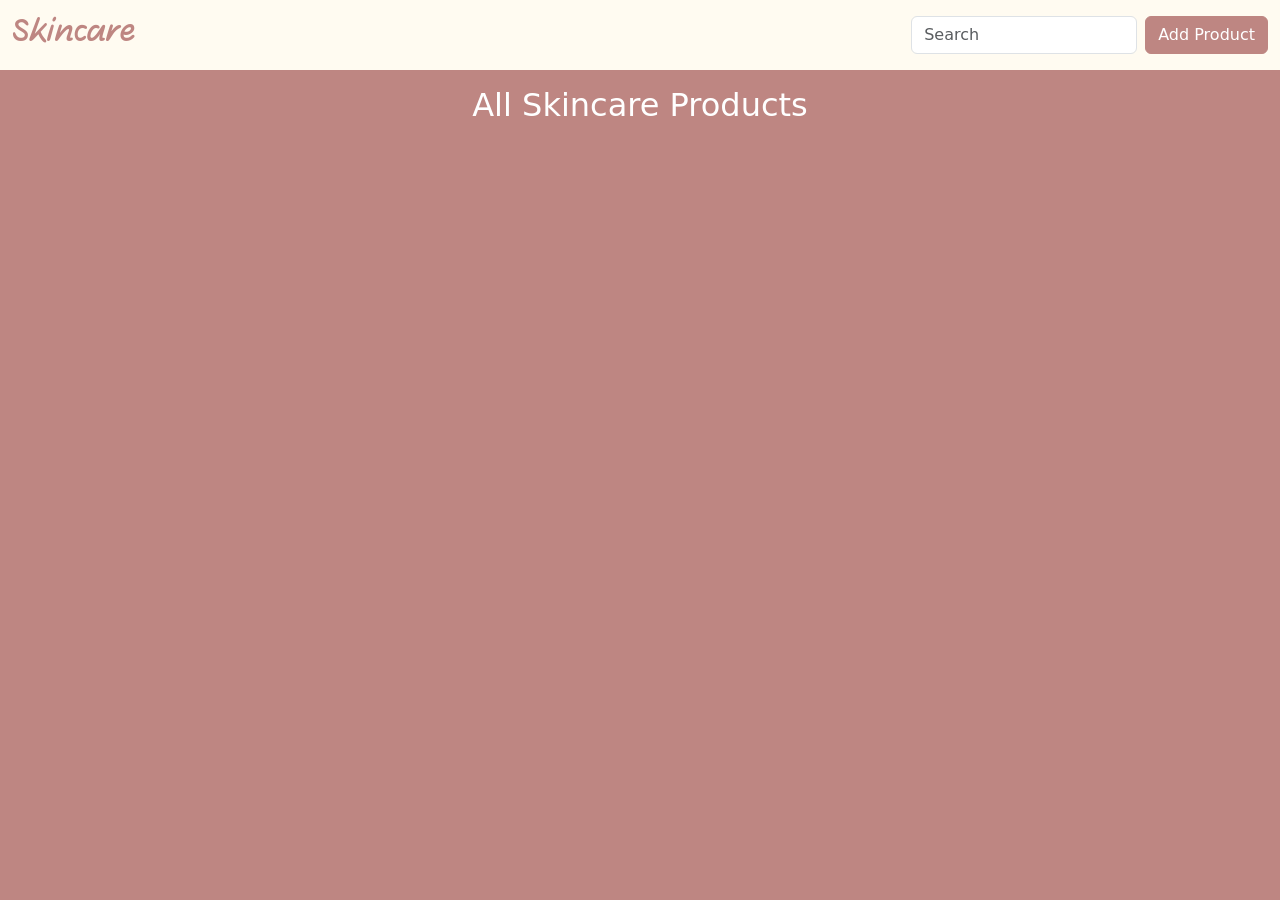
<file: Crud Op-Task/crud.html>
<!DOCTYPE html>
<html lang="en">
<head>
    <meta charset="UTF-8">
    <meta name="viewport" content="width=device-width, initial-scale=1.0">
    <title>CRUD Operation</title>

  <!-- font  -->
    <style>
    @import url('https://fonts.googleapis.com/css2?family=Gveret+Levin&display=swap');
    </style>
  <!-- bootstrap -->
     <link href="https://cdn.jsdelivr.net/npm/bootstrap@5.3.8/dist/css/bootstrap.min.css" rel="stylesheet" integrity="sha384-sRIl4kxILFvY47J16cr9ZwB07vP4J8+LH7qKQnuqkuIAvNWLzeN8tE5YBujZqJLB" crossorigin="anonymous">
  <!-- my style file  -->
    <link rel="stylesheet" href="./crud.css">
</head>
<body>

<nav class="navbar bg-body-tertiary">
  <div class="container-fluid">
    <h1 class="navbar-brand w-25">Skincare</h1>
    <div class="d-flex ">
        <form class="d-flex " role="search"  >
      <input id="seacrhInput" class="form-control  me-2" type="search" placeholder="Search" aria-label="Search"/>
    </form>
    <button id="showAddedModalBtn" class="btn btn-success add-btn " type="button" >Add Product</button>
    </div>
    
  </div>
</nav>

<main>
    <div class="container mx-auto">
        <h2 class="text-center my-3">All Skincare Products</h2>

        <section class="products">
            <div class="row g-3 products-container">
                
     
           
            </div>

        </section>
    </div>
</main>

<section class="model position-fixed w-100 h-100 top-0 end-0 overflow-auto d-none">
    <h2 id="hAdd" class="d-flex d-block  justify-content-center align-items-center mt-3 mb-4"> <span style="color: var(--dark-color);"> Add New </span>  Product</h2>
    <h2 id="hUpdate" class="d-flex  justify-content-center align-items-center mt-3 mb-4 d-none"><span style="color: var(--dark-color);"> Edit </span>  Product</h2>
    <div class="container  d-flex  justify-content-center align-items-center w-100  ">
        <div class="form w-50 mb-5  p-5 rounded" style="background-color: white;">
        <div class="mb-3">
            <input type="text" class="form-control" id="productNameInput" placeholder="Product Name">
             <p class="danger d-none">Contains letters and spaces only, minimum length 3</p>
        </div>
       
        <div class="mb-3">
            <input list="categories" type="text" class="form-control" id="productCategoryInput" placeholder="Product Category">
             <p class="danger d-none">Contains letters and spaces only, minimum length 3</p>
        </div>
        <datalist id="categories">
            <option value="Body Wash">Body Wash</option>
            <option value="Moisturizer">Moisturizer</option>
            <option value="Sunscreen">Sunscreen</option>
            <option value="VitaminC Se">VitaminC Se</option>
            <option value="Lip Balm">Lip Balm</option>
            <option value="Sheet Mask">Sheet Mask</option>
        </datalist>

        <div class="mb-3">
            <input  type="number" class="form-control" id="productPriceInput" placeholder="Product Price..$">
            <p class="danger d-none">Number between 50 and 1000 $</p>
        </div>

        <div class="mb-3">
            <input  type="number" class="form-control" id="productSizeInput" placeholder="Product Size..ml">
            <p class="danger d-none">Numeric, 50ml or more (e.g., 50ml, 100ml)</p>
        </div>

        <div class="mb-3">
            <input list="scents"  type="text" class="form-control" id="productScentInput" placeholder="Product Scent">
            <p class="danger d-none">Contains letters and spaces only, minimum length 3</p>
        </div>
        <datalist id="scents">
            <option value="Lavender">Lavender</option>
            <option value="Rose Floral">Rose Floral</option>
            <option value="Fragrance-Free">Fragrance-Free</option>
            <option value="Jasmie">Jasmie</option>
            <option value="Citrus Fresh">Citrus Fresh</option>
            <option value="Sweet Cranberry">Sweet Cranberry</option>
        </datalist>

         <div class="mb-3">
            <input  type="file" class="form-control" id="productImageInput" accept="images/*">
        </div>



        <button class="btn btn-warning w-100 d-none" type="button" id="updateBtn"> Update</button>
        <button class="btn btn-success w-100 add-btn d-block" type="button" id="AddBtn">Add Product</button>
        </div>
    </div>
</section>

    <script src="./crud.js"></script>
    <script src="https://cdn.jsdelivr.net/npm/bootstrap@5.3.8/dist/js/bootstrap.bundle.min.js" integrity="sha384-FKyoEForCGlyvwx9Hj09JcYn3nv7wiPVlz7YYwJrWVcXK/BmnVDxM+D2scQbITxI" crossorigin="anonymous"></script>
</body>
</html>
</file>
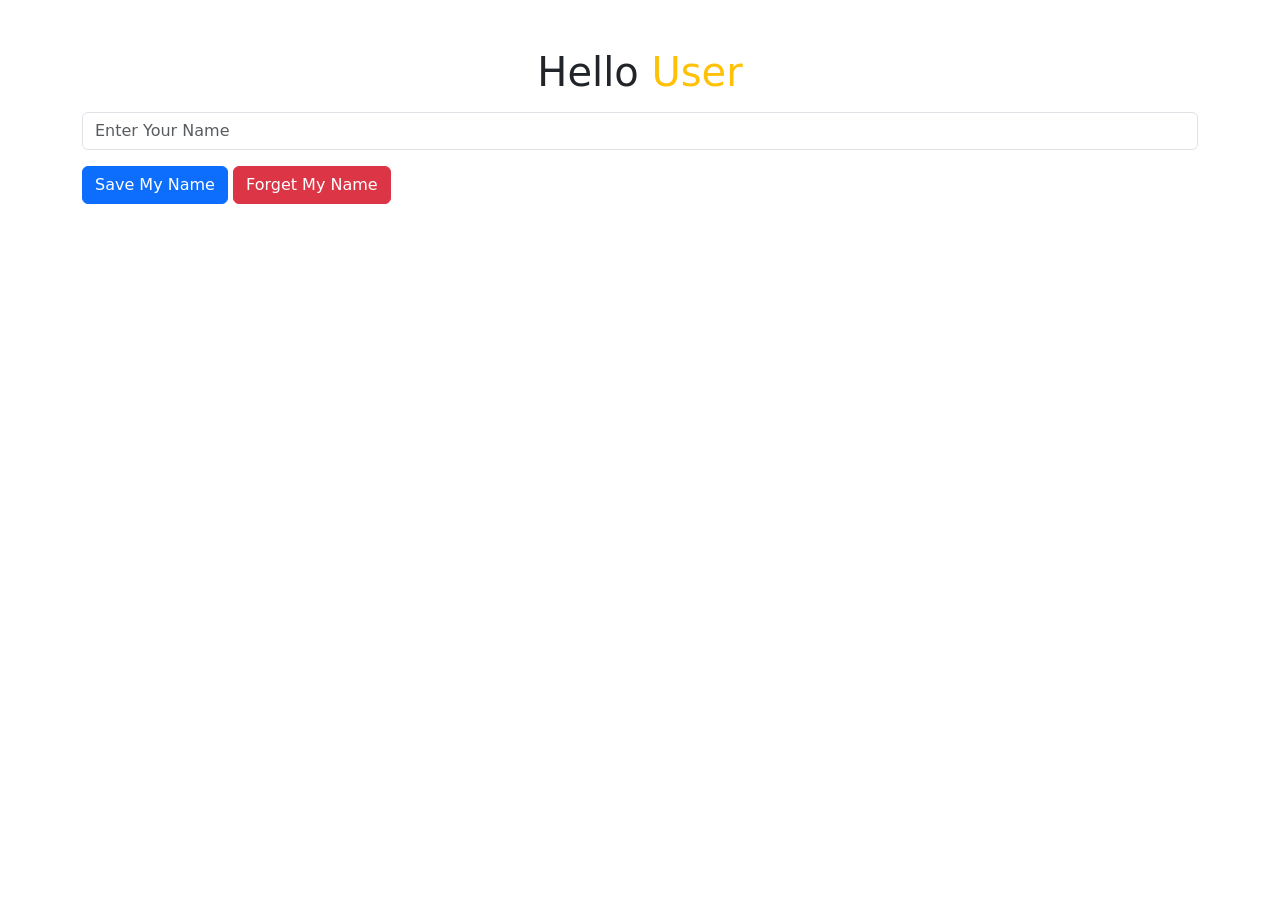
<file: LocalStorage/LocalStorage.html>
<!DOCTYPE html>
<html lang="en">
<head>
    <meta charset="UTF-8">
    <meta name="viewport" content="width=device-width, initial-scale=1.0">
    <link href="https://cdn.jsdelivr.net/npm/bootstrap@5.3.8/dist/css/bootstrap.min.css" rel="stylesheet" integrity="sha384-sRIl4kxILFvY47J16cr9ZwB07vP4J8+LH7qKQnuqkuIAvNWLzeN8tE5YBujZqJLB" crossorigin="anonymous">

</head>
<body>
    <main class="container mt-5   ">
        <h1 class="text-center">Hello <span class="text-warning " id="userName">User</span></h1>

        <form class="mt-3">
            <input class="form-control w-100 mb-3" id="userNameInput" type="text" placeholder="Enter Your Name">
            <button type="button" class="btn btn-primary" id="saveName">Save My Name</button>
            <button type="button" class="btn btn-danger" id="deleteName"> Forget My Name</button>
        </form>

    </main>
    
    <script src="./LocalStorage.js"></script>
</body>
</html>
</file>
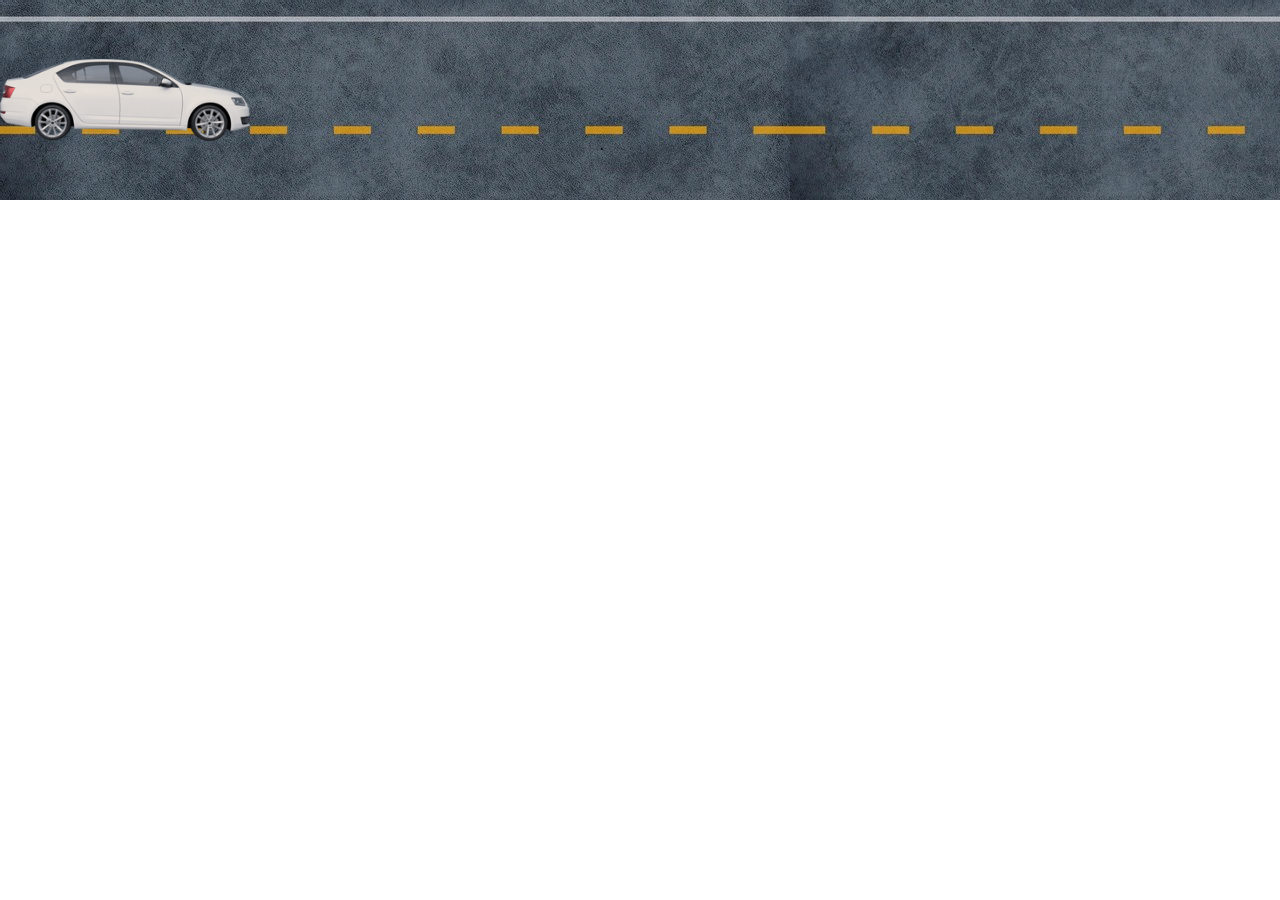
<file: Animation/CarAnimation/Car.html>
<!DOCTYPE html>
<html lang="en">
<head>
    <meta charset="UTF-8">
    <meta name="viewport" content="width=device-width, initial-scale=1.0">
    <title>Car Animation</title>
    <style>

        body{
            margin: 0;
        }
        .road{
            background-image: url("./road.jpg");
            height: 200px;
            display: flex;
            align-items: center;
            overflow: hidden;

            img{
                display: block;
                width: 250px;
                 position: relative;
                 animation: move 4s infinite linear;
                
                
            }
        }

        @keyframes move{
            0%{
                left:0%
            }
            49%{
                transform: rotateY(0deg);

            }
            50%{
                left:83%;
                transform: rotateY(180deg);
            }

            100%{
                left:0%;
                 transform: rotateY(180deg);

            }

        }
    </style>
</head>
<body>
    <div class="road">
            <img src="./car.png" alt="">
    </div>
    
</body>
</html>
</file>
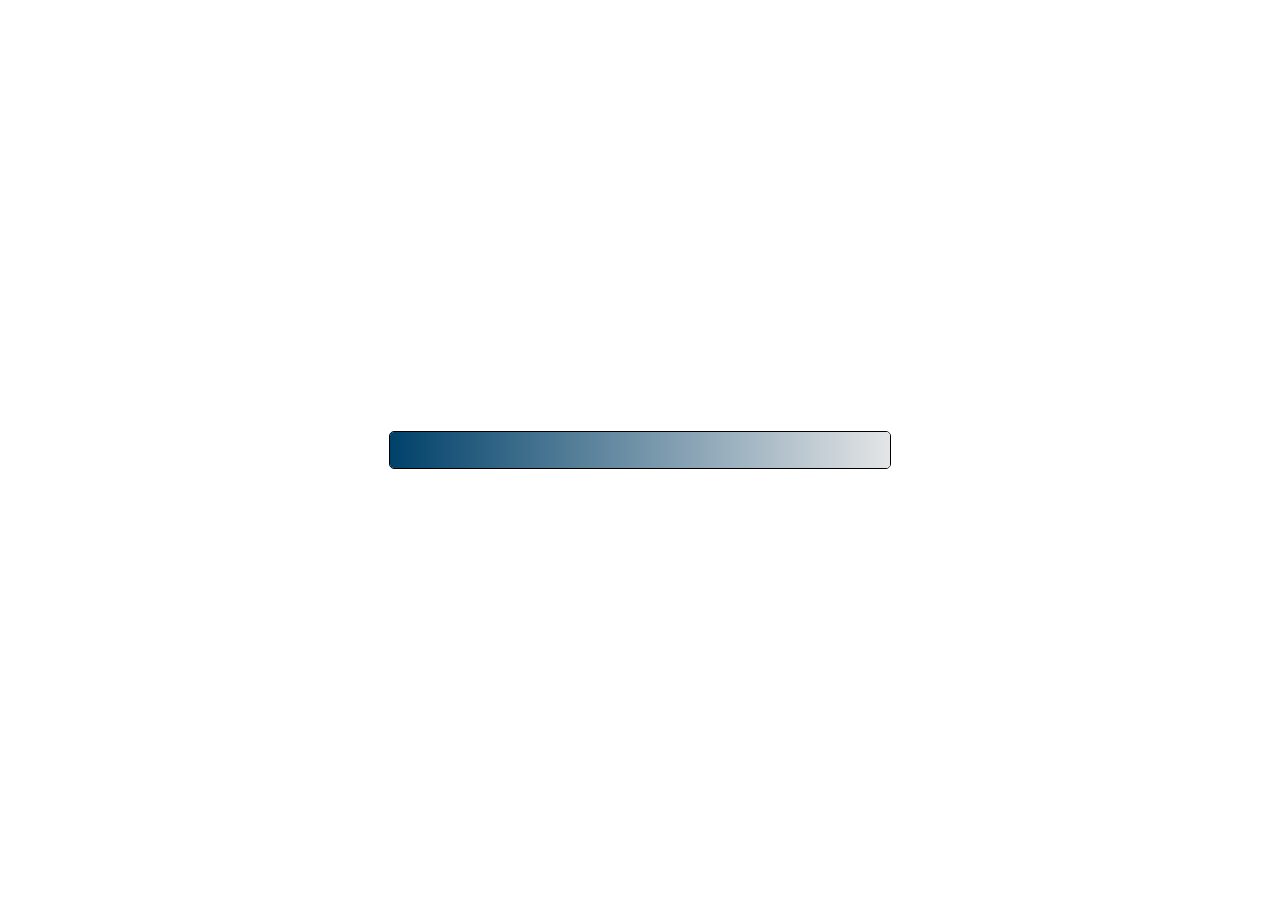
<file: Animation/ProgressAnimation/progress.html>
<!DOCTYPE html>
<html lang="en">
<head>
    <meta charset="UTF-8">
    <meta name="viewport" content="width=device-width, initial-scale=1.0">
    <title>Progress Animation</title>
    <style>
        body{
            height: 100vh;
            margin: 0;
            display: flex;
            justify-content: center;
            align-items: center;
        }
        .load{
            width: 500px;
            height: 4%;
            overflow: hidden;
            border-radius: 5px;
            border: 1px solid black;
        }

        .progress{
            height: 100%;
            background-image: linear-gradient(to right,#00416A,#E4E5E6);
            animation: progress 1s infinite linear;
        }

        @keyframes progress{
            0%{
                width: 0%;
            }
80%{
    width: 75%;
}
            100%{
                width: 75%;
            }
        }
    </style>
</head>
<body>
    <div class="load">
        <div class="progress">

        </div>
    </div>
    
</body>
</html>
</file>
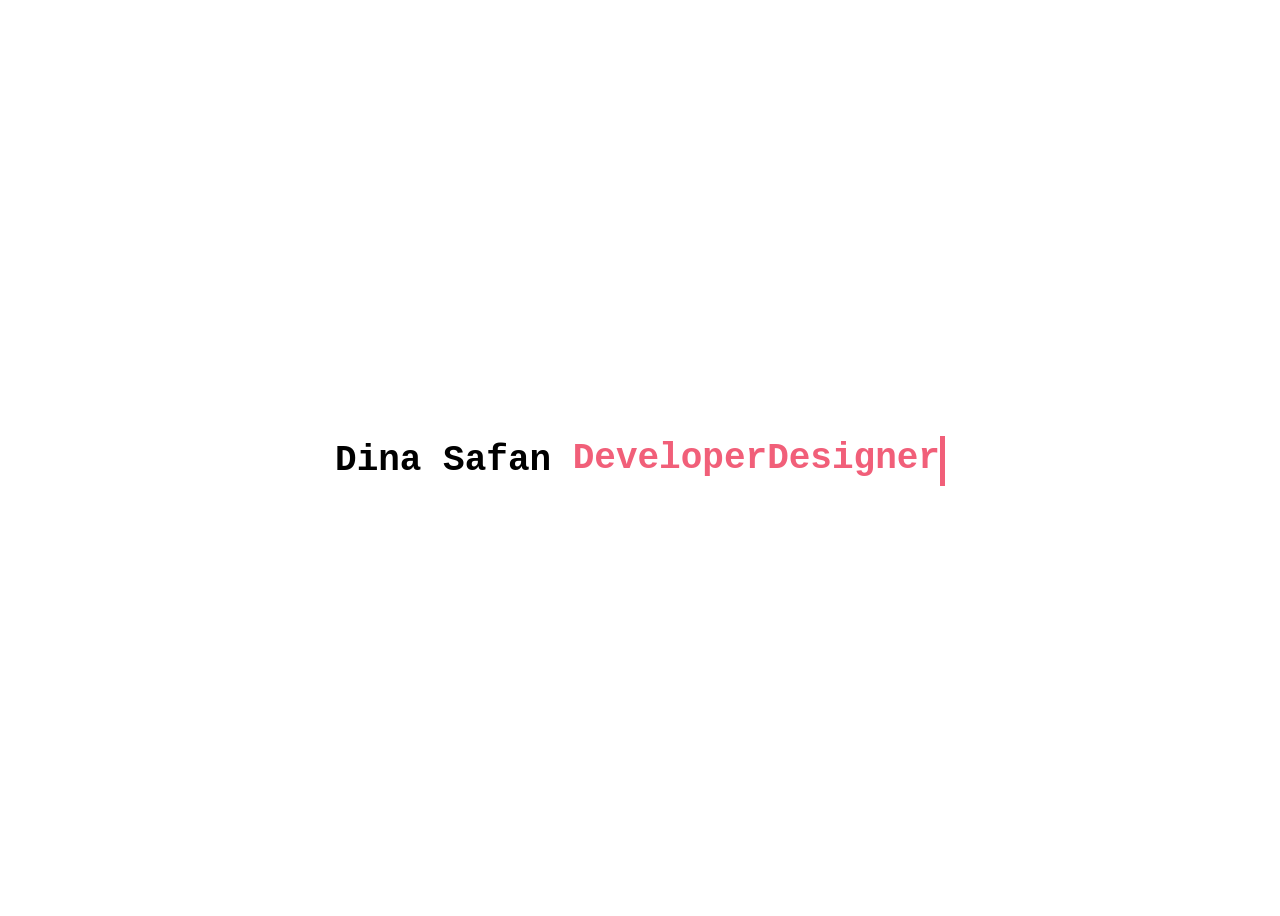
<file: Animation/TypingAnimation/typing.html>
<!DOCTYPE html>
<html lang="en">
<head>
    <meta charset="UTF-8">
    <meta name="viewport" content="width=device-width, initial-scale=1.0">
    <title>Typing animation</title>
    <style>
        body{
            height: 100vh;
            display: flex;
            justify-content: center;
            align-items: center;
            font-family: monospace;
            font-size: 18px;
        }

        span{
            color:#F15F79 ;
            display: inline-block;
            overflow: hidden;
            margin-bottom: -9px;
        }

        span:nth-of-type(1){
            animation: Developer 4s infinite steps(9);
            
        }
        span:nth-of-type(2){
            animation: Designer 4s infinite steps(8);

        }
        span:nth-of-type(3){
            width: 5px;
            height: 50px;
            background-color: #F15F79;
            margin-bottom: -16px;
        }

        @keyframes Developer{
            0%,50%,100%{
                width: 0;
            }
             25%{
                width: calc( 9*19.78777px);
            }
            35%{
                 width: calc( 9*19.78777px);

            }
        }
        @keyframes Designer{
            75%{
                width: calc( 8*19.78777px);
            }
            85%{
                width: calc( 8*19.78777px);

            }
            0%,50%,100%{
                width: 0;
            }
        }

    </style>
</head>
<body>

    <h1>Dina Safan <span>Developer</span><span>Designer</span><span></span></h1>
    
</body>
</html>
</file>
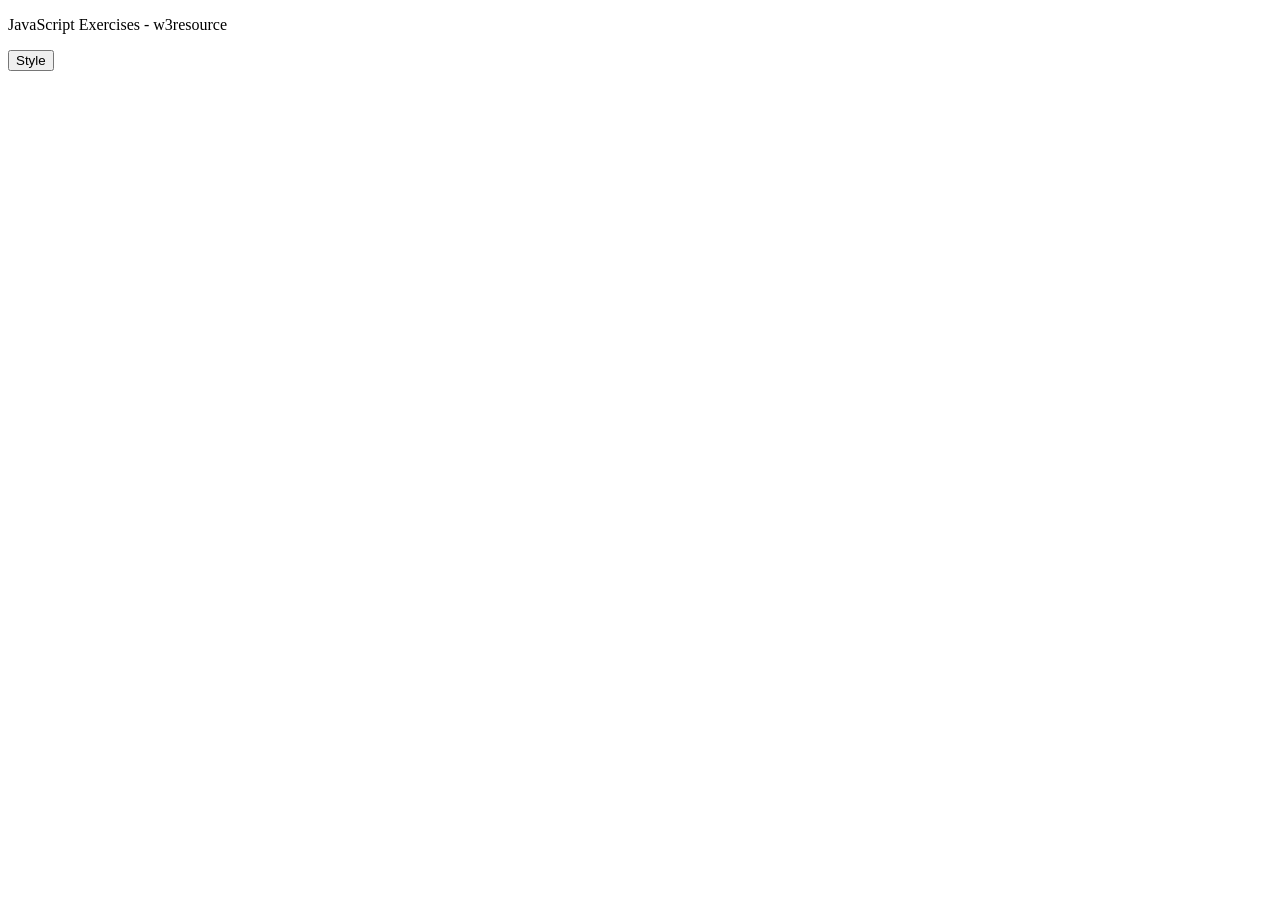
<file: DOM/change-style-ofp/change-style-of-p.html>
<!DOCTYPE html>
<html>
<head>
<meta charset=utf-8 />
<title>JS DOM paragraph style</title>
</head> 
<body>
<p id ='text'>JavaScript Exercises - w3resource</p> 
<div>
<button id="jsstyle"
onclick="js_style()">Style</button>
</div>

<script src="./change-style-of-p.js"></script>
</body>
</html>
</file>
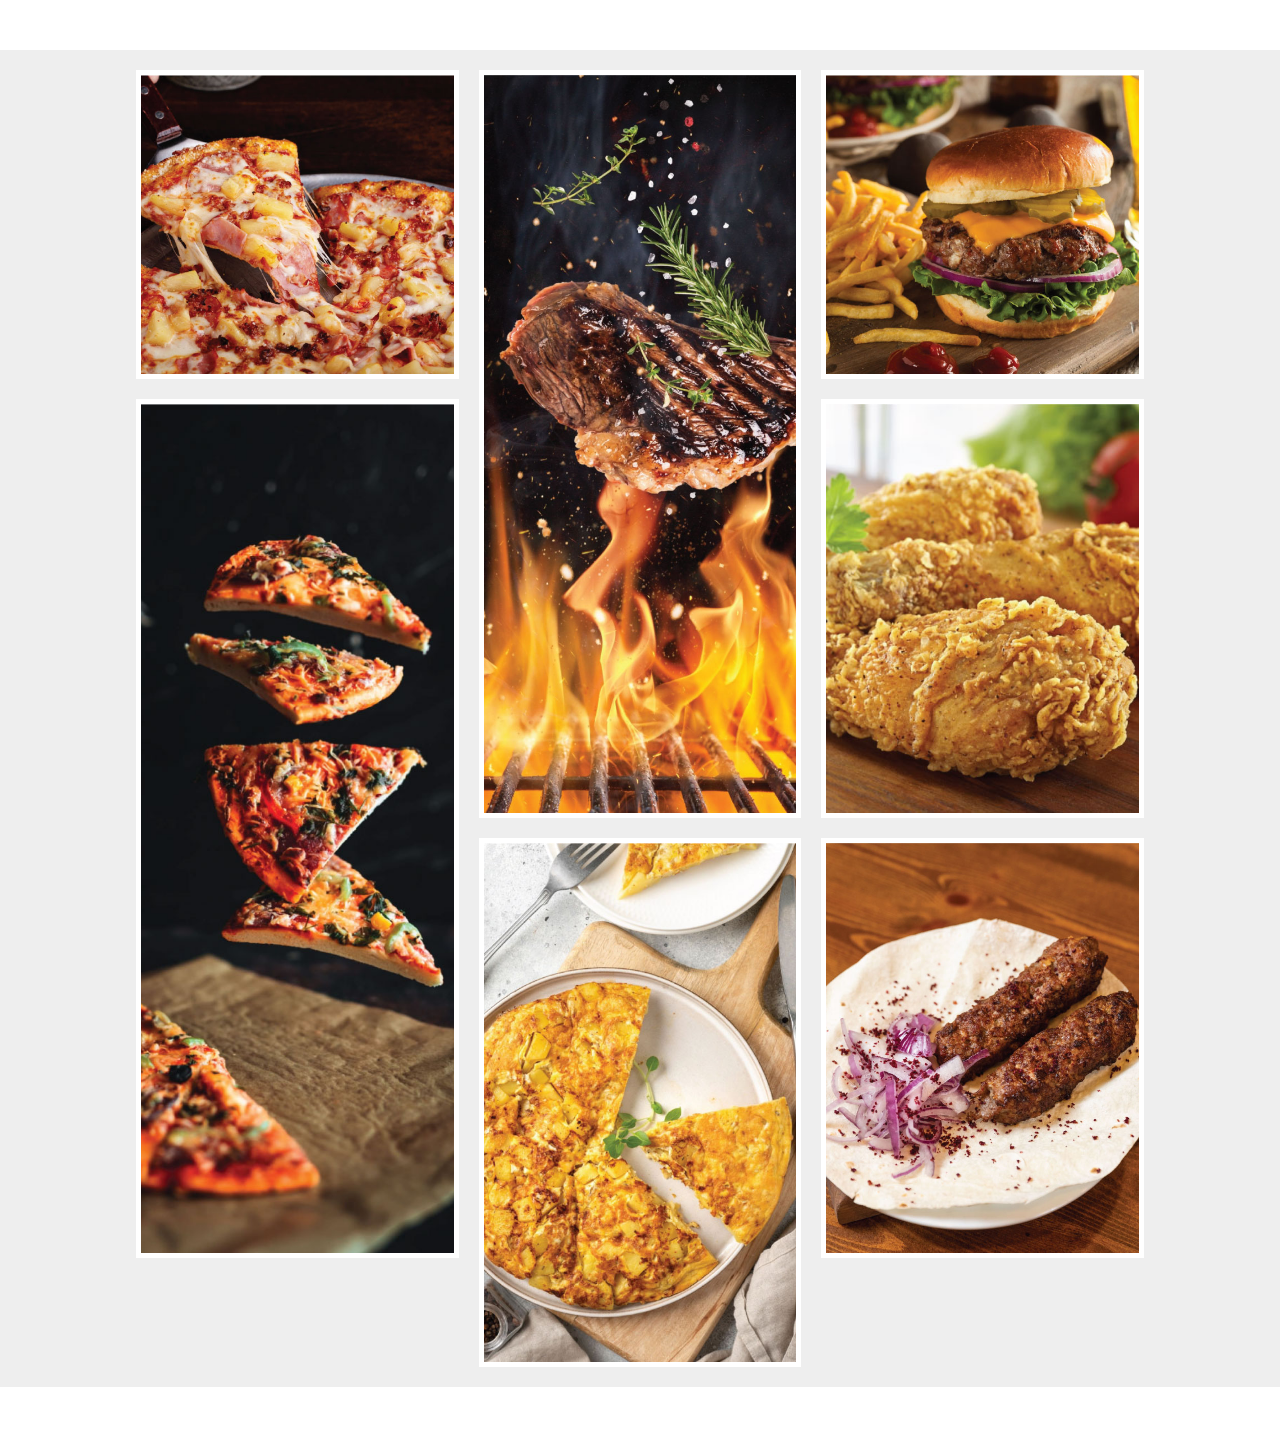
<file: Grid/gellery-section/gallery.html>
<!DOCTYPE html>
<html lang="en">
<head>
    <meta charset="UTF-8">
    <meta name="viewport" content="width=device-width, initial-scale=1.0">
    <title>Gallery Grid</title>
    <link rel="stylesheet" href="./gallery.css">
</head>
<body>
    
    <section class="gallery">
        <div class="container">
            <div class="item  item-1">
                <img src="./images/meal-1.jpg" alt="">
                <div class="layer">
                    <h3>PIZZA</h3>
                    <p>Lorem ipsum dolor sit amet.</p>
                </div>
            </div>
            <div class="item  item-2">
                <img src="./images/meal-4.jpg" alt="">
                 <img src="./images/meal-1.jpg" alt="">
                <div class="layer">
                    <h3>Pizza Slice</h3>
                    <p>Lorem ipsum dolor sit amet.</p>
                </div>
            </div>
            <div class="item  item-3">
                <img src="./images/meal-2.jpg" alt="">
                 <img src="./images/meal-1.jpg" alt="">
                <div class="layer">
                    <h3>Beef steaks</h3>
                    <p>Lorem ipsum dolor sit amet.</p>
                </div>
            </div>
            <div class="item  item-4">
                <img src="./images/meal-7.jpg" alt="">
                 <div class="layer">
                    <h3>Frittata</h3>
                    <p>Lorem ipsum dolor sit amet.</p>
                </div>
            </div>
            <div class="item  item-5">
                <img src="./images/meal-3.jpg" alt="">
                 <div class="layer">
                    <h3>Burger</h3>
                    <p>Lorem ipsum dolor sit amet.</p>
                </div>
            </div>
            <div class="item  item-6">
                <img src="./images/meal-5.jpg" alt="">
                 <div class="layer">
                    <h3>Crispy Fried Chicken</h3>
                    <p>Lorem ipsum dolor sit amet.</p>
                </div>
            </div>
            <div class="item  item-7">
                <img src="./images/meal-6.jpg" alt="">
                 <div class="layer">
                    <h3>Lyulya kebab</h3>
                    <p>Lorem ipsum dolor sit amet.</p>
                </div>
            </div>
        </div>
    </section>


    
</body>
</html>
</file>
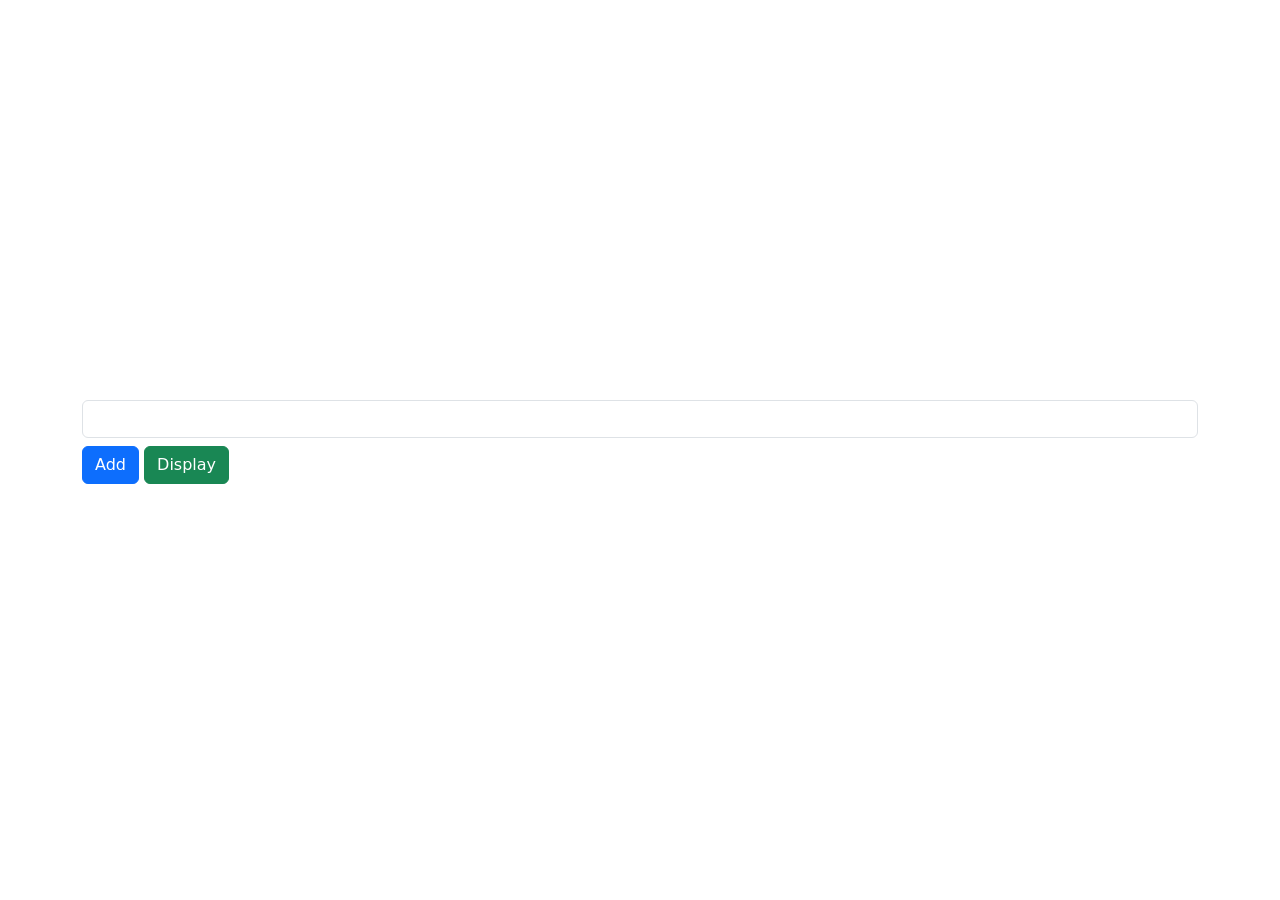
<file: javascript-practice/Array/add-display-array/add-display-array.html>
<!DOCTYPE html>
<html lang="en">
<head>
    <meta charset="UTF-8">
    <meta name="viewport" content="width=device-width, initial-scale=1.0">
    <link href="https://cdn.jsdelivr.net/npm/bootstrap@5.3.8/dist/css/bootstrap.min.css" rel="stylesheet" integrity="sha384-sRIl4kxILFvY47J16cr9ZwB07vP4J8+LH7qKQnuqkuIAvNWLzeN8tE5YBujZqJLB" crossorigin="anonymous">
    <title>add-display-array</title>

    <style>
        .array-container{
            border:1px solid rgba(0, 0, 0, 0.349)
            
        }
    </style>
</head>
<body>
    <main class=" vh-100 d-flex justify-content-center align-items-center">
        <div class="container d-flex flex-wrap">

         <div class="w-100 form  mb-3">
            <input type="text" id="arrayInput" class="form-control w-100 mb-2" autocomplete="0">
            <button class="btn btn-primary" id="addBtn">Add</button>
            <button class="btn btn-success" id="displyBtn">Display</button>
          </div>

         <div class="array-container p-2  rounded ms-3 d-none" >
           
           <!-- <div class=" mb-2">Element <span class="text-primary fw-bolder">0</span> = <span class="text-success fw-bolder">23</span></div>  -->

          </div>
        </div>
    </main>

 
    
    
    <script src="./add-display-array.js"></script>
</body>
</html>
</file>
<file: Crud Op-Task/crud.css>
:root{
    --dark-color:#be8682;
    --main-color:#FFFBF1 ;
}

body{
    background-color:var(--dark-color);
    color: white;
}
/*Navbar style*/
.navbar{
    background-color: var(--main-color)!important;
}

h1{
    color: var(--dark-color) !important;
    font-family: "Gveret Levin", cursive;
   font-weight: 400;
   font-style: normal;
   font-size: 30px !important;
}

.form-control:focus{
    border-color: var(--dark-color);
    box-shadow: 0 0 0 .25rem #be938252;
}

.add-btn{
    background-color:var(--dark-color) ;
    border: 1px solid var(--dark-color)!important ;
}

.add-btn:hover {
    background-color: var(--dark-color);
}

.add-btn:active{
    background-color:var(--dark-color)!important ;
}

/*----------------------------------------------------------*/
.product img{
    height: 250px;
    object-fit: cover;

}

/*--------------------------------------------------*/
/*modal style*/
.model{
    background-color: rgba(0, 0, 0, 0.767);
}

.danger{
    color: rgba(255, 0, 0, 0.938);
    margin-top: 3px;
}

.danger::before{
    content: '*';
}
</file>
<file: Grid/gellery-section/gallery.css>
body{
    margin: 0;
}

*{
    box-sizing: border-box;
}


.gallery{
    
    background-color: #eee;
    display: flex;
    justify-content: center;
    align-items: center;
    padding: 20px 10px;
    margin: 50px 0px;
}

.container{
    width: 80%;
    height: 100%;
    display: grid;
    grid-template-columns: repeat(3,1fr);
    grid-template-rows: repeat(12,1fr);
    gap:20px
}

.item{
    border: 5px solid white;
    position: relative;
    overflow: hidden;
}
.item:hover img{
    transform: scale(1.2);
    
}
.item:hover .layer{
    transform: translatey(0%);

}

.layer{
    background-color: rgba(0, 0, 0, 0.527);
    color: white;
    position: absolute;
    left:0;
    top:0;
    right: 0;
    bottom: 0;
    display: flex;
    justify-content: center;
    align-items: center;
    flex-direction: column;
    font-size: 18px;
    transform: translatey(110%);
    transition: transform 500ms;
    
}

.layer h3{
    margin-bottom: 0px;
}

.item-1{
    background-color: chartreuse;
    grid-area: 1/1/4/2;
    
}
.item-2{
    background-color: blue;
     grid-area: 4/1/12/2;

}
.item-3{
    background-color: blueviolet;
    grid-area: 1/2/8/3;

}
.item-4{
    background-color: chocolate;
     grid-area: 8/2/13/3;

}
.item-5{
    background-color: cadetblue;
     grid-area: 1/3/4/4;
}
.item-6{
    background-color: burlywood;
     grid-area: 4/3/8/4;

}
.item-7{
    background-color: bisque;
     grid-area: 8/3/12/4;

}

img{
    width: 100%;
    height: 100%;
    object-fit: cover;
    transform: scale(1);
    transition: transform 500ms;
}


@media screen and (max-width:768px) {
 .container{
     grid-template-columns: none;
    grid-template-rows:none;
 }

 .item{
    grid-area: auto;
 }
  
}
</file>
